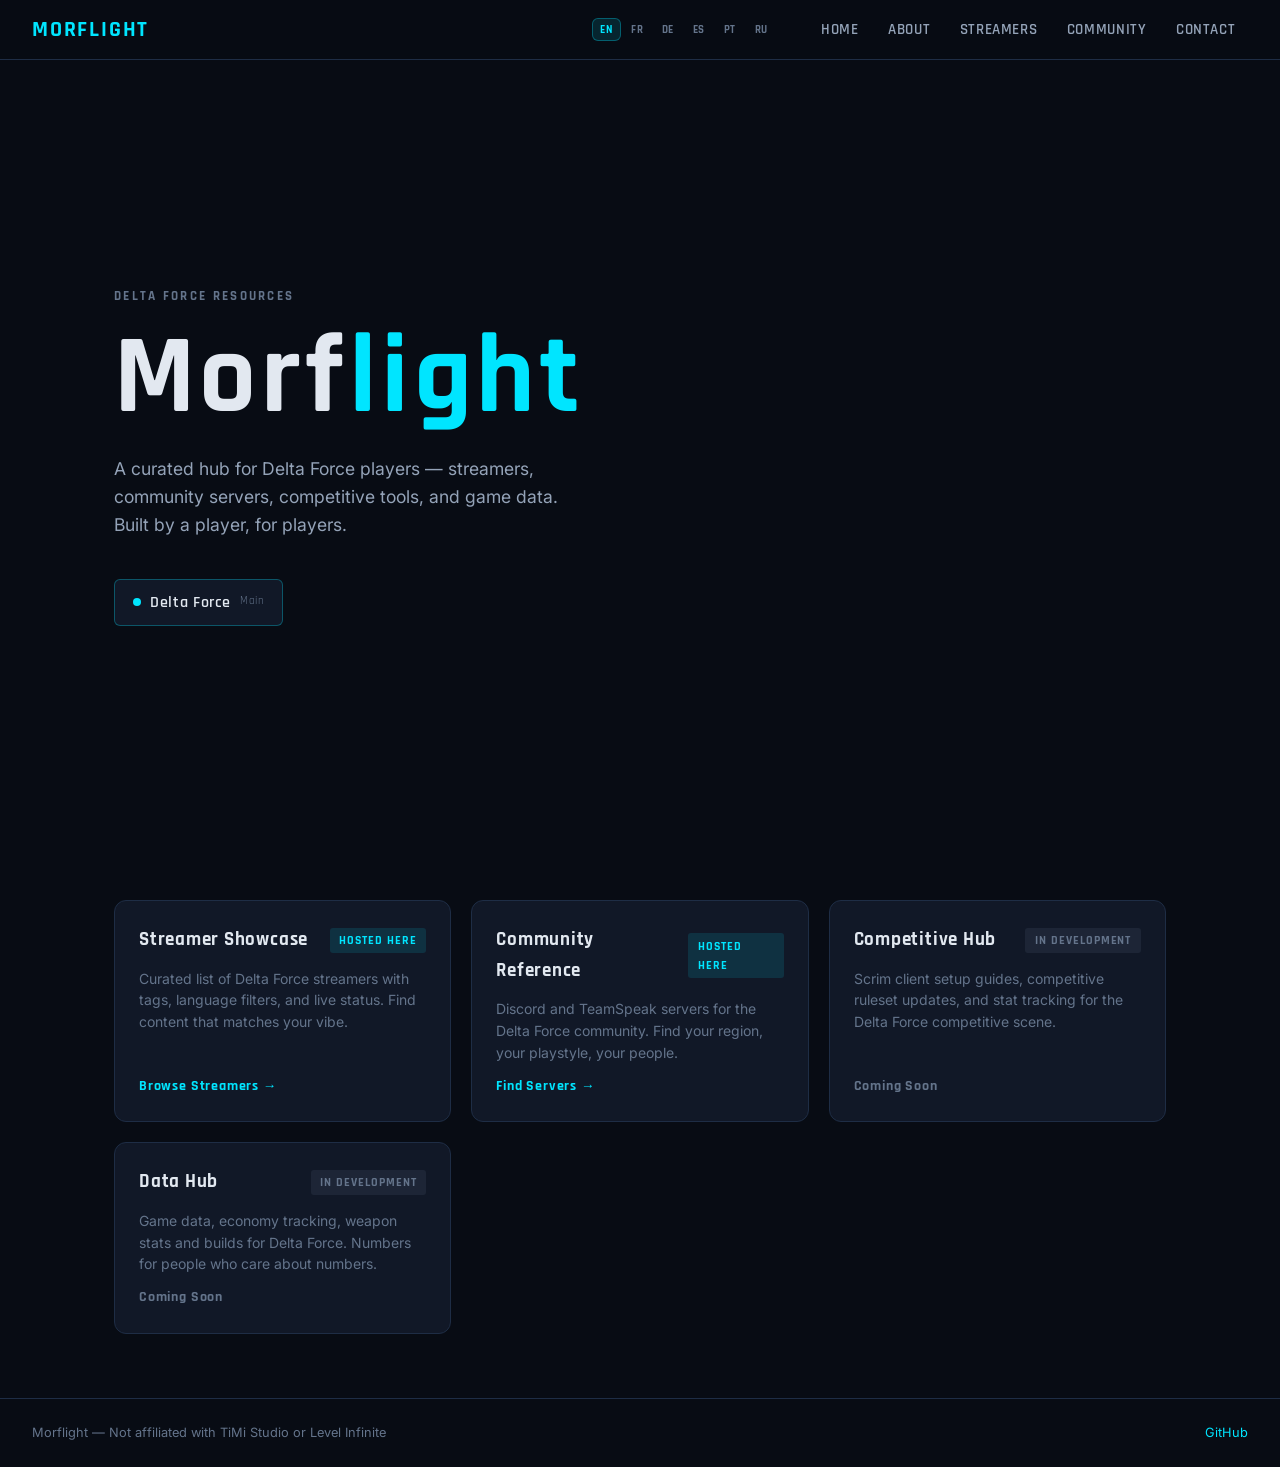
<file: index.html>
<!doctype html>
<html lang="en">
<head>
  <meta charset="utf-8">
  <meta name="viewport" content="width=device-width, initial-scale=1">
  <title>Morflight — Delta Force Resources Hub</title>
  <meta name="description" content="Morflight's Delta Force hub: streamers, community servers, competitive tools and data. Your starting point for the Delta Force scene.">
  <meta name="keywords" content="Delta Force, Delta Force streamers, Delta Force community, Delta Force competitive, Delta Force tools, Morflight">
  <meta name="author" content="Morflight">
  <link rel="canonical" href="https://morflight.github.io/">
  <meta property="og:type" content="website">
  <meta property="og:url" content="https://morflight.github.io/">
  <meta property="og:title" content="Morflight — Delta Force Resources Hub">
  <meta property="og:description" content="Streamers, community servers, competitive tools and data for Delta Force players.">
  <meta property="og:site_name" content="Morflight">
  <meta name="twitter:card" content="summary">
  <meta name="twitter:title" content="Morflight — Delta Force Resources Hub">
  <meta name="twitter:description" content="Streamers, community servers, competitive tools and data for Delta Force players.">
  <link rel="preconnect" href="https://fonts.googleapis.com">
  <link rel="preconnect" href="https://fonts.gstatic.com" crossorigin>
  <link href="https://fonts.googleapis.com/css2?family=Rajdhani:wght@600;700&family=Inter:wght@400;500&display=swap" rel="stylesheet">
  <link rel="stylesheet" href="assets/css/main.css">
</head>
<body>

  <nav class="nav">
    <a href="/" class="nav__logo">Morflight</a>
    <div class="lang-switcher">
      <button class="lang-btn active" data-lang="en">EN</button>
      <button class="lang-btn" data-lang="fr">FR</button>
      <button class="lang-btn" data-lang="de">DE</button>
      <button class="lang-btn" data-lang="es">ES</button>
      <button class="lang-btn" data-lang="pt">PT</button>
      <button class="lang-btn" data-lang="ru">RU</button>
    </div>
    <button class="nav__toggle" aria-label="Toggle menu">
      <span></span><span></span><span></span>
    </button>
    <ul class="nav__links">
      <li><a href="/" data-i18n="nav.home">Home</a></li>
      <li><a href="/about" data-i18n="nav.about">About</a></li>
      <li><a href="/streamers" data-i18n="nav.streamers">Streamers</a></li>
      <li><a href="/community" data-i18n="nav.community">Community</a></li>
      <li><a href="/contact" data-i18n="nav.contact">Contact</a></li>
    </ul>
  </nav>

  <section class="hero">
    <p class="hero__eyebrow" data-i18n="hero.eyebrow">Delta Force Resources</p>
    <h1 class="hero__title">Morf<span>light</span></h1>
    <p class="hero__sub" data-i18n="hero.subtitle">A curated hub for Delta Force players — streamers, community servers, competitive tools, and game data. Built by a player, for players.</p>
    <div class="hero__games">
      <div class="game-pill game-pill--df">
        <span class="game-pill__dot"></span>
        Delta Force
        <span class="game-pill__role" data-i18n="hero.role_main">Main</span>
      </div>
    </div>
  </section>

  <div class="projects-grid page">
    <a href="/streamers" class="project-card project-card--internal">
      <div class="project-card__header">
        <span class="project-card__title" data-i18n="projects.streamer_showcase.title">Streamer Showcase</span>
        <span class="badge badge--hosted" data-i18n="badges.hosted_here">Hosted Here</span>
      </div>
      <p class="project-card__desc" data-i18n="projects.streamer_showcase.desc">Curated list of Delta Force streamers with tags, language filters, and live status. Find content that matches your vibe.</p>
      <span class="project-card__cta" data-i18n="projects.streamer_showcase.cta">Browse Streamers →</span>
    </a>

    <a href="/community" class="project-card project-card--internal">
      <div class="project-card__header">
        <span class="project-card__title" data-i18n="projects.community_reference.title">Community Reference</span>
        <span class="badge badge--hosted" data-i18n="badges.hosted_here">Hosted Here</span>
      </div>
      <p class="project-card__desc" data-i18n="projects.community_reference.desc">Discord and TeamSpeak servers for the Delta Force community. Find your region, your playstyle, your people.</p>
      <span class="project-card__cta" data-i18n="projects.community_reference.cta">Find Servers →</span>
    </a>

    <a href="#" class="project-card project-card--external" target="_blank" rel="noopener">
      <div class="project-card__header">
        <span class="project-card__title" data-i18n="projects.competitive_hub.title">Competitive Hub</span>
        <span class="badge badge--soon" data-i18n="badges.in_development">In Development</span>
      </div>
      <p class="project-card__desc" data-i18n="projects.competitive_hub.desc">Scrim client setup guides, competitive ruleset updates, and stat tracking for the Delta Force competitive scene.</p>
      <span class="project-card__cta" data-i18n="projects.competitive_hub.cta">Coming Soon</span>
    </a>

    <a href="#" class="project-card project-card--external" target="_blank" rel="noopener">
      <div class="project-card__header">
        <span class="project-card__title" data-i18n="projects.data_hub.title">Data Hub</span>
        <span class="badge badge--soon" data-i18n="badges.in_development">In Development</span>
      </div>
      <p class="project-card__desc" data-i18n="projects.data_hub.desc">Game data, economy tracking, weapon stats and builds for Delta Force. Numbers for people who care about numbers.</p>
      <span class="project-card__cta" data-i18n="projects.data_hub.cta">Coming Soon</span>
    </a>
  </div>

  <footer class="footer">
    <span>Morflight &mdash; <span data-i18n="footer.disclaimer">Not affiliated with TiMi Studio or Level Infinite</span></span>
    <a href="https://github.com/morflight" target="_blank" rel="noopener" style="color:var(--df)">GitHub</a>
    <p class="footer__ai-note" data-i18n="footer.ai_translations" hidden></p>
  </footer>

  <script src="assets/js/i18n.js"></script>
  <script src="assets/js/main.js"></script>
</body>
</html>
</file>
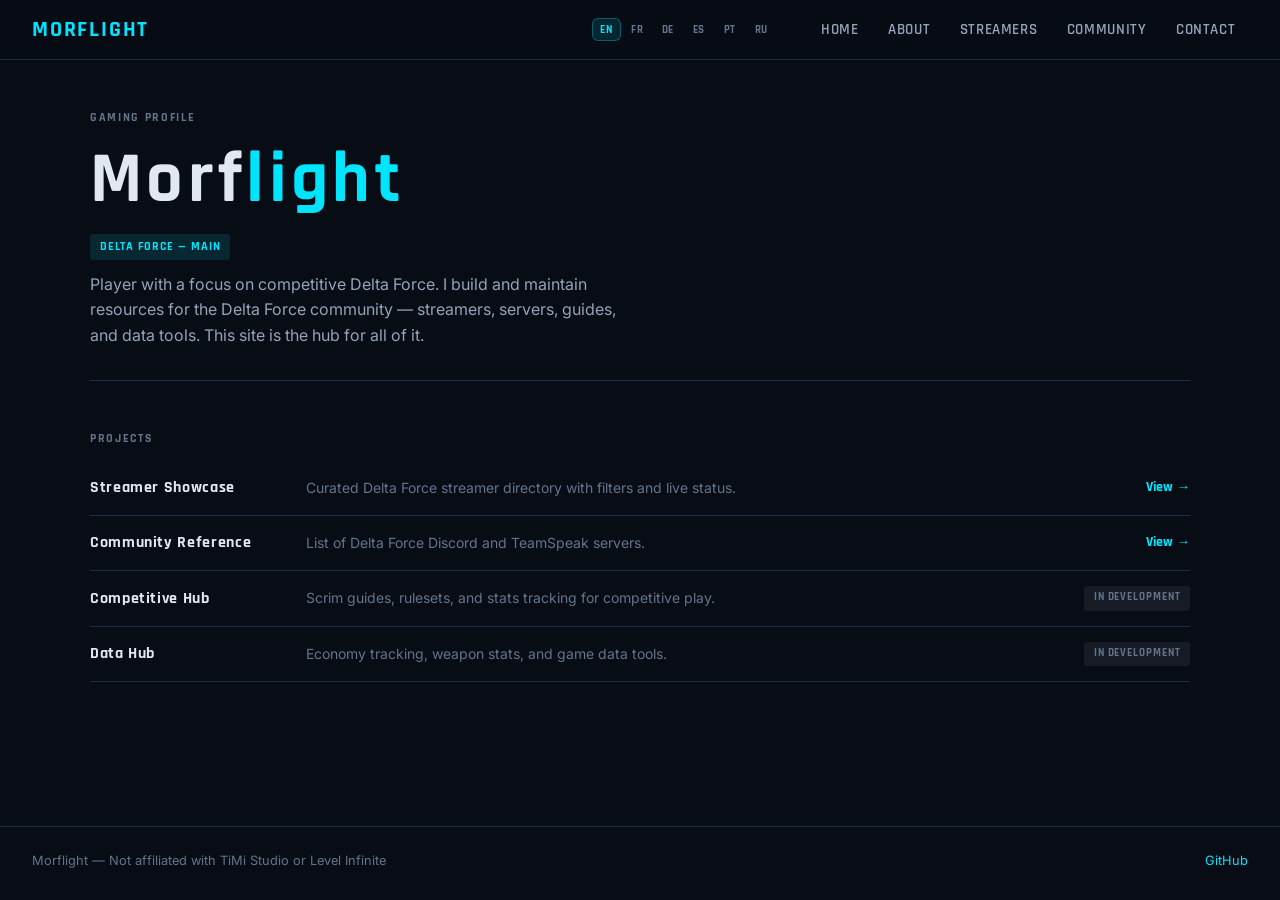
<file: about.html>
<!doctype html>
<html lang="en">
<head>
  <meta charset="utf-8">
  <meta name="viewport" content="width=device-width, initial-scale=1">
  <title>About Morflight — Delta Force Player</title>
  <meta name="description" content="Morflight is a Delta Force player building resources for the community: streamers, community servers, competitive tools and data.">
  <link rel="canonical" href="https://morflight.github.io/about.html">
  <meta property="og:type" content="profile">
  <meta property="og:url" content="https://morflight.github.io/about.html">
  <meta property="og:title" content="About Morflight — Delta Force Player">
  <meta property="og:description" content="Delta Force player building resources for the community.">
  <link rel="preconnect" href="https://fonts.googleapis.com">
  <link rel="preconnect" href="https://fonts.gstatic.com" crossorigin>
  <link href="https://fonts.googleapis.com/css2?family=Rajdhani:wght@600;700&family=Inter:wght@400;500&display=swap" rel="stylesheet">
  <link rel="stylesheet" href="assets/css/main.css">
</head>
<body>

  <nav class="nav">
    <a href="/" class="nav__logo">Morflight</a>
    <div class="lang-switcher">
      <button class="lang-btn active" data-lang="en">EN</button>
      <button class="lang-btn" data-lang="fr">FR</button>
      <button class="lang-btn" data-lang="de">DE</button>
      <button class="lang-btn" data-lang="es">ES</button>
      <button class="lang-btn" data-lang="pt">PT</button>
      <button class="lang-btn" data-lang="ru">RU</button>
    </div>
    <button class="nav__toggle" aria-label="Toggle menu">
      <span></span><span></span><span></span>
    </button>
    <ul class="nav__links">
      <li><a href="/" data-i18n="nav.home">Home</a></li>
      <li><a href="/about" data-i18n="nav.about">About</a></li>
      <li><a href="/streamers" data-i18n="nav.streamers">Streamers</a></li>
      <li><a href="/community" data-i18n="nav.community">Community</a></li>
      <li><a href="/contact" data-i18n="nav.contact">Contact</a></li>
    </ul>
  </nav>

  <main class="page about-page">

    <header class="profile-header">
      <p class="section-label" data-i18n="about.label">Gaming Profile</p>
      <h1 class="profile-header__ign">Morf<span>light</span></h1>
      <div class="profile-header__games">
        <span class="badge badge--df">Delta Force — Main</span>
      </div>
      <p class="profile-header__bio" data-i18n="about.bio">
        Player with a focus on competitive Delta Force. I build and maintain resources for the Delta Force community — streamers, servers, guides, and data tools. This site is the hub for all of it.
      </p>
    </header>

    <p class="section-label" data-i18n="about.projects_label">Projects</p>
    <ul class="about-projects">
      <li>
        <span class="about-projects__name" data-i18n="projects.streamer_showcase.title">Streamer Showcase</span>
        <span class="about-projects__desc" data-i18n="about.streamer_showcase_desc">Curated Delta Force streamer directory with filters and live status.</span>
        <a href="/streamers" class="about-projects__link" data-i18n="about.view">View →</a>
      </li>
      <li>
        <span class="about-projects__name" data-i18n="projects.community_reference.title">Community Reference</span>
        <span class="about-projects__desc" data-i18n="about.community_reference_desc">List of Delta Force Discord and TeamSpeak servers.</span>
        <a href="/community" class="about-projects__link" data-i18n="about.view">View →</a>
      </li>
      <li>
        <span class="about-projects__name" data-i18n="projects.competitive_hub.title">Competitive Hub</span>
        <span class="about-projects__desc" data-i18n="about.competitive_hub_desc">Scrim guides, rulesets, and stats tracking for competitive play.</span>
        <span class="badge badge--soon" style="font-size:0.7rem" data-i18n="badges.in_development">In Development</span>
      </li>
      <li>
        <span class="about-projects__name" data-i18n="projects.data_hub.title">Data Hub</span>
        <span class="about-projects__desc" data-i18n="about.data_hub_desc">Economy tracking, weapon stats, and game data tools.</span>
        <span class="badge badge--soon" style="font-size:0.7rem" data-i18n="badges.in_development">In Development</span>
      </li>
    </ul>

  </main>

  <footer class="footer">
    <span>Morflight &mdash; <span data-i18n="footer.disclaimer">Not affiliated with TiMi Studio or Level Infinite</span></span>
    <a href="https://github.com/morflight" target="_blank" rel="noopener" style="color:var(--df)">GitHub</a>
    <p class="footer__ai-note" data-i18n="footer.ai_translations" hidden></p>
  </footer>

  <script src="assets/js/i18n.js"></script>
  <script src="assets/js/main.js"></script>
</body>
</html>
</file>
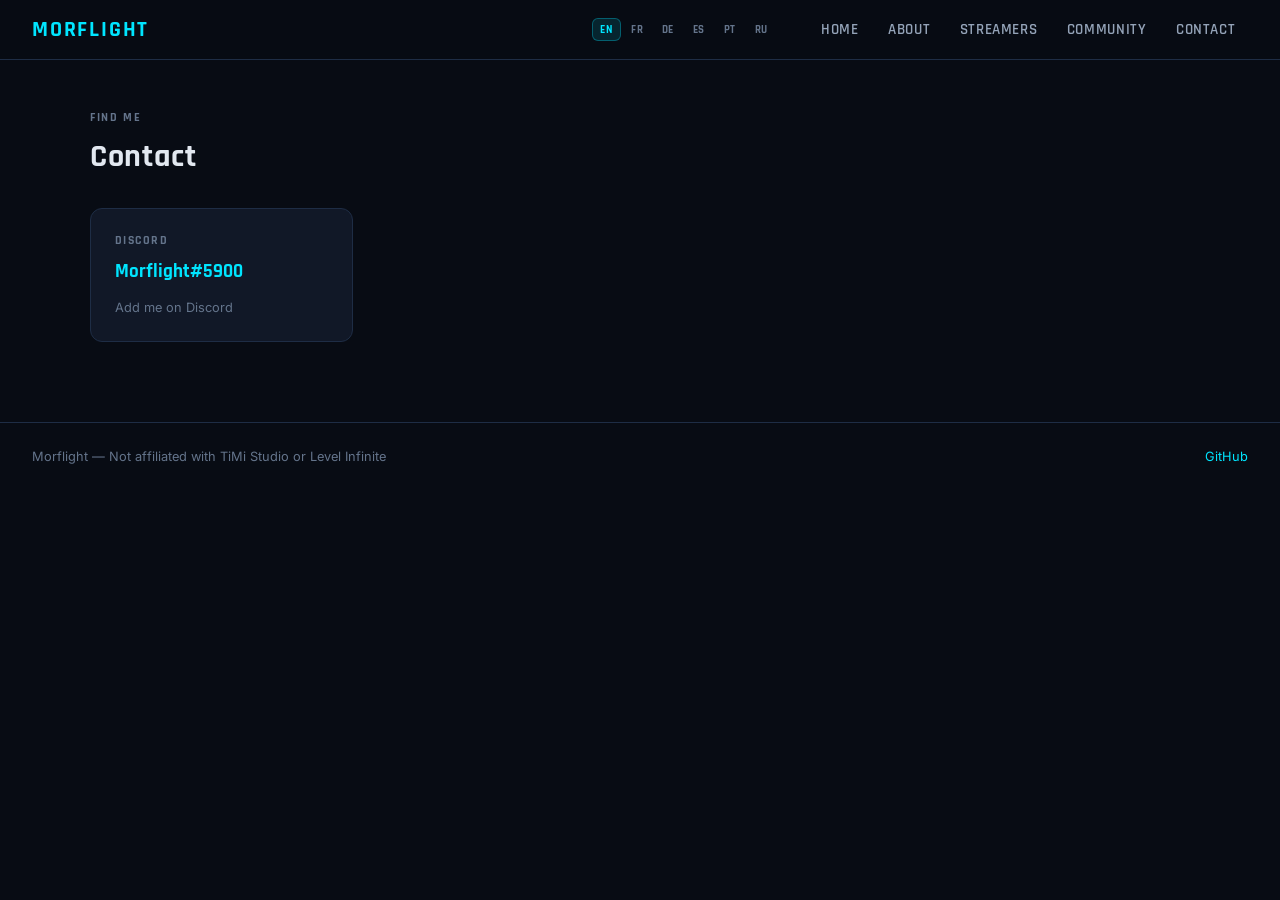
<file: contact.html>
<!doctype html>
<html lang="en">
<head>
  <meta charset="utf-8">
  <meta name="viewport" content="width=device-width, initial-scale=1">
  <title>Contact Morflight</title>
  <meta name="description" content="Find Morflight on Discord.">
  <link rel="canonical" href="https://morflight.github.io/contact.html">
  <meta property="og:type" content="website">
  <meta property="og:url" content="https://morflight.github.io/contact.html">
  <meta property="og:title" content="Contact Morflight">
  <meta property="og:description" content="Find Morflight on Discord.">
  <link rel="preconnect" href="https://fonts.googleapis.com">
  <link rel="preconnect" href="https://fonts.gstatic.com" crossorigin>
  <link href="https://fonts.googleapis.com/css2?family=Rajdhani:wght@600;700&family=Inter:wght@400;500&display=swap" rel="stylesheet">
  <link rel="stylesheet" href="assets/css/main.css">
</head>
<body>

  <nav class="nav">
    <a href="/" class="nav__logo">Morflight</a>
    <div class="lang-switcher">
      <button class="lang-btn active" data-lang="en">EN</button>
      <button class="lang-btn" data-lang="fr">FR</button>
      <button class="lang-btn" data-lang="de">DE</button>
      <button class="lang-btn" data-lang="es">ES</button>
      <button class="lang-btn" data-lang="pt">PT</button>
      <button class="lang-btn" data-lang="ru">RU</button>
    </div>
    <button class="nav__toggle" aria-label="Toggle menu">
      <span></span><span></span><span></span>
    </button>
    <ul class="nav__links">
      <li><a href="/" data-i18n="nav.home">Home</a></li>
      <li><a href="/about" data-i18n="nav.about">About</a></li>
      <li><a href="/streamers" data-i18n="nav.streamers">Streamers</a></li>
      <li><a href="/community" data-i18n="nav.community">Community</a></li>
      <li><a href="/contact" data-i18n="nav.contact">Contact</a></li>
    </ul>
  </nav>

  <main class="page contact-page">

    <header class="section-header">
      <p class="section-label" data-i18n="contact.label">Find Me</p>
      <h1 class="section-title" data-i18n="contact.title">Contact</h1>
    </header>

    <div class="contact-grid">
      <div class="contact-card">
        <span class="contact-card__platform">Discord</span>
        <span class="contact-card__handle">Morflight#5900</span>
        <span class="contact-card__desc" data-i18n="contact.discord_desc">Add me on Discord</span>
      </div>
    </div>

  </main>

  <footer class="footer">
    <span>Morflight &mdash; <span data-i18n="footer.disclaimer">Not affiliated with TiMi Studio or Level Infinite</span></span>
    <a href="https://github.com/morflight" target="_blank" rel="noopener" style="color:var(--df)">GitHub</a>
    <p class="footer__ai-note" data-i18n="footer.ai_translations" hidden></p>
  </footer>

  <script src="assets/js/i18n.js"></script>
  <script src="assets/js/main.js"></script>
</body>
</html>
</file>
<file: assets/css/main.css>
/* ============================================================
   CSS Variables
   ============================================================ */
:root {
  --bg:          #080c14;
  --surface:     #111827;
  --surface-alt: #1a2235;
  --border:      #1e2d45;

  --df:          #00e5ff;   /* Delta Force accent */
  --df-dim:      rgba(0, 229, 255, 0.12);
  --text:        #e2e8f0;
  --text-muted:  #64748b;
  --text-dim:    #94a3b8;

  --font-head:   'Rajdhani', sans-serif;
  --font-body:   'Inter', sans-serif;

  --radius:      6px;
  --radius-lg:   12px;
  --nav-h:       60px;
}

/* ============================================================
   Reset & Base
   ============================================================ */
*, *::before, *::after { box-sizing: border-box; margin: 0; padding: 0; }

html { scroll-behavior: smooth; }

body {
  background: var(--bg);
  color: var(--text);
  font-family: var(--font-body);
  font-size: 16px;
  line-height: 1.6;
  min-height: 100vh;
}

a { color: inherit; text-decoration: none; }

img { display: block; max-width: 100%; }

ul { list-style: none; }

/* ============================================================
   Typography
   ============================================================ */
h1, h2, h3, h4 {
  font-family: var(--font-head);
  font-weight: 700;
  line-height: 1.15;
  letter-spacing: 0.02em;
}

/* ============================================================
   Navigation
   ============================================================ */
.nav {
  position: sticky;
  top: 0;
  z-index: 100;
  height: var(--nav-h);
  background: rgba(8, 12, 20, 0.92);
  backdrop-filter: blur(12px);
  border-bottom: 1px solid var(--border);
  display: flex;
  align-items: center;
  padding: 0 2rem;
  gap: 2rem;
}

.nav__logo {
  font-family: var(--font-head);
  font-size: 1.4rem;
  font-weight: 700;
  letter-spacing: 0.08em;
  color: var(--df);
  text-transform: uppercase;
}

.nav__links {
  display: flex;
  gap: 0.25rem;
}

.nav__links a {
  font-family: var(--font-head);
  font-size: 0.95rem;
  font-weight: 600;
  letter-spacing: 0.04em;
  text-transform: uppercase;
  color: var(--text-dim);
  padding: 0.4rem 0.8rem;
  border-radius: var(--radius);
  transition: color 0.2s, background 0.2s;
}

.nav__links a:hover,
.nav__links a.active {
  color: var(--text);
  background: var(--surface-alt);
}

/* Language switcher */
.lang-switcher {
  display: flex;
  gap: 2px;
  margin-left: auto;
}

.lang-btn {
  background: none;
  border: 1px solid transparent;
  border-radius: var(--radius);
  color: var(--text-muted);
  cursor: pointer;
  font-family: var(--font-head);
  font-size: 0.7rem;
  font-weight: 700;
  letter-spacing: 0.07em;
  padding: 0.22rem 0.45rem;
  transition: color 0.2s, border-color 0.2s, background 0.2s;
}
.lang-btn:hover { color: var(--text); background: var(--surface-alt); }
.lang-btn.active { color: var(--df); border-color: rgba(0,229,255,0.3); background: var(--df-dim); }

/* Hamburger */
.nav__toggle {
  display: none;
  flex-direction: column;
  gap: 5px;
  cursor: pointer;
  padding: 4px;
}
.nav__toggle span {
  display: block;
  width: 22px;
  height: 2px;
  background: var(--text);
  border-radius: 2px;
  transition: transform 0.3s, opacity 0.3s;
}
.nav__toggle.open span:nth-child(1) { transform: translateY(7px) rotate(45deg); }
.nav__toggle.open span:nth-child(2) { opacity: 0; }
.nav__toggle.open span:nth-child(3) { transform: translateY(-7px) rotate(-45deg); }

@media (max-width: 640px) {
  .nav__toggle { display: flex; }
  .nav__links {
    display: none;
    position: absolute;
    top: var(--nav-h);
    left: 0; right: 0;
    background: rgba(8, 12, 20, 0.97);
    border-bottom: 1px solid var(--border);
    flex-direction: column;
    padding: 1rem 2rem;
    gap: 0.25rem;
  }
  .nav__links.open { display: flex; }
}

/* ============================================================
   Page wrapper
   ============================================================ */
.page { max-width: 1100px; margin: 0 auto; padding: 0 1.5rem; }

/* ============================================================
   Accent divider
   ============================================================ */
.section-label {
  font-family: var(--font-head);
  font-size: 0.75rem;
  font-weight: 700;
  letter-spacing: 0.14em;
  text-transform: uppercase;
  color: var(--text-muted);
  margin-bottom: 0.75rem;
}

.section-title {
  font-family: var(--font-head);
  font-size: 2rem;
  font-weight: 700;
  margin-bottom: 2rem;
}

/* ============================================================
   Game badge (inline pill)
   ============================================================ */
.badge {
  display: inline-block;
  font-family: var(--font-head);
  font-size: 0.75rem;
  font-weight: 700;
  letter-spacing: 0.08em;
  text-transform: uppercase;
  padding: 0.2rem 0.6rem;
  border-radius: 3px;
}
.badge--df  { background: var(--df-dim);  color: var(--df);  }

/* ============================================================
   INDEX — Hero
   ============================================================ */
.hero {
  min-height: calc(100vh - var(--nav-h));
  display: flex;
  flex-direction: column;
  justify-content: center;
  padding: 4rem 1.5rem;
  max-width: 1100px;
  margin: 0 auto;
}

.hero__eyebrow {
  font-family: var(--font-head);
  font-size: 0.8rem;
  font-weight: 700;
  letter-spacing: 0.18em;
  text-transform: uppercase;
  color: var(--text-muted);
  margin-bottom: 1rem;
}

.hero__title {
  font-size: clamp(3.5rem, 10vw, 7rem);
  font-weight: 700;
  letter-spacing: 0.04em;
  line-height: 1;
  color: var(--text);
  margin-bottom: 1.25rem;
}

.hero__title span {
  color: var(--df);
}

.hero__sub {
  font-size: 1.1rem;
  color: var(--text-dim);
  max-width: 480px;
  margin-bottom: 2.5rem;
}

.hero__games {
  display: flex;
  flex-wrap: wrap;
  gap: 1rem;
  margin-bottom: 3rem;
}

.game-pill {
  display: flex;
  align-items: center;
  gap: 0.6rem;
  padding: 0.6rem 1.1rem;
  border-radius: var(--radius);
  border: 1px solid var(--border);
  background: var(--surface);
  font-family: var(--font-head);
  font-size: 1rem;
  font-weight: 600;
  letter-spacing: 0.04em;
  transition: border-color 0.2s, background 0.2s;
}
.game-pill--df  { border-color: rgba(0,229,255,0.3); }
.game-pill--df:hover  { background: var(--df-dim);  border-color: var(--df); }

.game-pill__dot {
  width: 8px; height: 8px;
  border-radius: 50%;
}
.game-pill--df  .game-pill__dot { background: var(--df); }

.game-pill__role {
  font-size: 0.7rem;
  font-weight: 400;
  color: var(--text-muted);
  letter-spacing: 0.06em;
}

/* Nav cards grid */
.nav-cards {
  display: grid;
  grid-template-columns: repeat(auto-fit, minmax(200px, 1fr));
  gap: 1rem;
  max-width: 1100px;
  margin: 0 auto;
  padding: 0 1.5rem 4rem;
}

.nav-card {
  display: flex;
  flex-direction: column;
  gap: 0.4rem;
  padding: 1.4rem 1.5rem;
  border-radius: var(--radius-lg);
  border: 1px solid var(--border);
  background: var(--surface);
  transition: border-color 0.2s, background 0.2s, transform 0.2s;
  cursor: pointer;
}
.nav-card:hover {
  transform: translateY(-3px);
  background: var(--surface-alt);
  border-color: var(--df);
}

.nav-card__title {
  font-family: var(--font-head);
  font-size: 1.2rem;
  font-weight: 700;
  letter-spacing: 0.04em;
  color: var(--text);
}
.nav-card__desc {
  font-size: 0.875rem;
  color: var(--text-muted);
}

/* ============================================================
   ABOUT — Page layout
   ============================================================ */
.about-page { padding: 3rem 0 5rem; }

.profile-header {
  margin-bottom: 3rem;
  padding-bottom: 2rem;
  border-bottom: 1px solid var(--border);
}

.profile-header__ign {
  font-size: clamp(2.5rem, 6vw, 4.5rem);
  font-weight: 700;
  letter-spacing: 0.06em;
  color: var(--text);
  margin-bottom: 0.5rem;
}
.profile-header__ign span { color: var(--df); }

.profile-header__bio {
  color: var(--text-dim);
  max-width: 540px;
  margin-top: 0.75rem;
}

/* Stat blocks */
.stats-grid {
  display: grid;
  grid-template-columns: repeat(auto-fit, minmax(300px, 1fr));
  gap: 1.5rem;
  margin-bottom: 3rem;
}

.stat-block {
  border-radius: var(--radius-lg);
  border: 1px solid var(--border);
  background: var(--surface);
  overflow: hidden;
}

.stat-block__header {
  padding: 1rem 1.5rem;
  display: flex;
  align-items: center;
  justify-content: space-between;
  border-bottom: 1px solid var(--border);
}

.stat-block--df  .stat-block__header { background: var(--df-dim); }

.stat-block__game {
  font-family: var(--font-head);
  font-size: 1.1rem;
  font-weight: 700;
  letter-spacing: 0.04em;
}
.stat-block--df  .stat-block__game { color: var(--df); }

.stat-block__rows { padding: 0.5rem 0; }

.stat-row {
  display: flex;
  justify-content: space-between;
  align-items: center;
  padding: 0.65rem 1.5rem;
  border-bottom: 1px solid var(--border);
}
.stat-row:last-child { border-bottom: none; }

.stat-row__label {
  font-size: 0.875rem;
  color: var(--text-muted);
  font-weight: 500;
}
.stat-row__value {
  font-family: var(--font-head);
  font-size: 1.05rem;
  font-weight: 700;
  color: var(--text);
}
.stat-block--df  .stat-row__value { color: var(--df); }

/* ============================================================
   STREAMERS — Page layout
   ============================================================ */
.streamers-page { padding: 3rem 0 5rem; }

.streamers-grid {
  display: grid;
  grid-template-columns: repeat(auto-fill, minmax(260px, 1fr));
  gap: 1.25rem;
}

.streamer-card {
  border-radius: var(--radius-lg);
  border: 1px solid var(--border);
  background: var(--surface);
  padding: 1.5rem;
  display: flex;
  flex-direction: column;
  gap: 0.75rem;
  transition: border-color 0.2s, transform 0.2s, background 0.2s;
}
.streamer-card:hover {
  transform: translateY(-3px);
  background: var(--surface-alt);
}
.streamer-card--df:hover  { border-color: var(--df); }

.streamer-card__name {
  font-family: var(--font-head);
  font-size: 1.3rem;
  font-weight: 700;
  letter-spacing: 0.04em;
}

.streamer-card__note {
  font-size: 0.875rem;
  color: var(--text-muted);
  flex: 1;
}

.streamer-card__footer {
  display: flex;
  align-items: center;
  justify-content: space-between;
  margin-top: 0.25rem;
}

.btn-watch {
  font-family: var(--font-head);
  font-size: 0.85rem;
  font-weight: 700;
  letter-spacing: 0.06em;
  text-transform: uppercase;
  padding: 0.4rem 0.9rem;
  border-radius: var(--radius);
  border: 1px solid;
  transition: background 0.2s, color 0.2s;
  cursor: pointer;
}
.streamer-card--df  .btn-watch { border-color: var(--df);  color: var(--df); }
.streamer-card--df  .btn-watch:hover { background: var(--df);  color: var(--bg); }

/* ============================================================
   CONTACT — Page layout
   ============================================================ */
.contact-page { padding: 3rem 0 5rem; }

.contact-grid {
  display: grid;
  grid-template-columns: repeat(auto-fill, minmax(240px, 1fr));
  gap: 1rem;
}

.contact-card {
  border-radius: var(--radius-lg);
  border: 1px solid var(--border);
  background: var(--surface);
  padding: 1.4rem 1.5rem;
  display: flex;
  flex-direction: column;
  gap: 0.4rem;
  transition: border-color 0.2s, background 0.2s, transform 0.2s;
}
.contact-card:hover {
  transform: translateY(-3px);
  background: var(--surface-alt);
  border-color: var(--df);
}

.contact-card__platform {
  font-family: var(--font-head);
  font-size: 0.75rem;
  font-weight: 700;
  letter-spacing: 0.12em;
  text-transform: uppercase;
  color: var(--text-muted);
}
.contact-card__handle {
  font-family: var(--font-head);
  font-size: 1.2rem;
  font-weight: 700;
  color: var(--df);
}
.contact-card__desc {
  font-size: 0.8rem;
  color: var(--text-muted);
  margin-top: 0.25rem;
}

/* ============================================================
   Project cards (index page)
   ============================================================ */
.projects-grid {
  display: grid;
  grid-template-columns: repeat(auto-fit, minmax(280px, 1fr));
  gap: 1.25rem;
  padding-bottom: 4rem;
}

.project-card {
  display: flex;
  flex-direction: column;
  gap: 0.75rem;
  padding: 1.5rem;
  border-radius: var(--radius-lg);
  border: 1px solid var(--border);
  background: var(--surface);
  transition: border-color 0.2s, background 0.2s, transform 0.2s;
  cursor: pointer;
}
.project-card:hover {
  transform: translateY(-3px);
  background: var(--surface-alt);
  border-color: var(--df);
}

.project-card__header {
  display: flex;
  align-items: center;
  justify-content: space-between;
  gap: 0.5rem;
}

.project-card__title {
  font-family: var(--font-head);
  font-size: 1.2rem;
  font-weight: 700;
  letter-spacing: 0.04em;
  color: var(--text);
}

.project-card__desc {
  font-size: 0.875rem;
  color: var(--text-muted);
  flex: 1;
  line-height: 1.55;
}

.project-card__cta {
  font-family: var(--font-head);
  font-size: 0.85rem;
  font-weight: 700;
  letter-spacing: 0.06em;
  color: var(--df);
}

.project-card--external .project-card__cta { color: var(--text-muted); }

/* Status badges */
.badge--hosted { background: var(--df-dim);          color: var(--df); }
.badge--soon   { background: rgba(100,116,139,0.15); color: var(--text-muted); }
.badge--platform.badge--discord   { background: rgba(88,101,242,0.15); color: #818cf8; }
.badge--platform.badge--teamspeak { background: rgba(249,115,22,0.12); color: #f97316; }

/* ============================================================
   Section header (shared across pages)
   ============================================================ */
.section-header {
  margin-bottom: 2rem;
}
.section-intro {
  color: var(--text-dim);
  max-width: 560px;
  margin-top: 0.5rem;
}

/* ============================================================
   Filter bar
   ============================================================ */
.filter-bar {
  display: flex;
  flex-wrap: wrap;
  align-items: center;
  gap: 0.75rem;
  margin-bottom: 1.25rem;
}

.filter-search {
  background: var(--surface);
  border: 1px solid var(--border);
  border-radius: var(--radius);
  color: var(--text);
  font-family: var(--font-body);
  font-size: 0.875rem;
  padding: 0.45rem 0.85rem;
  width: 200px;
  transition: border-color 0.2s;
}
.filter-search::placeholder { color: var(--text-muted); }
.filter-search:focus { outline: none; border-color: var(--df); }

.filter-tags {
  display: flex;
  flex-wrap: wrap;
  gap: 0.4rem;
}

.tag-btn {
  background: var(--surface);
  border: 1px solid var(--border);
  border-radius: 20px;
  color: var(--text-muted);
  cursor: pointer;
  font-family: var(--font-head);
  font-size: 0.8rem;
  font-weight: 700;
  letter-spacing: 0.06em;
  padding: 0.3rem 0.75rem;
  text-transform: uppercase;
  transition: border-color 0.2s, color 0.2s, background 0.2s;
}
.tag-btn:hover { border-color: var(--df); color: var(--text); }
.tag-btn.active { background: var(--df-dim); border-color: var(--df); color: var(--df); }

.filter-select {
  background: var(--surface);
  border: 1px solid var(--border);
  border-radius: var(--radius);
  color: var(--text);
  font-family: var(--font-body);
  font-size: 0.875rem;
  padding: 0.45rem 0.85rem;
  cursor: pointer;
  transition: border-color 0.2s;
}
.filter-select:focus { outline: none; border-color: var(--df); }

.filter-count {
  font-size: 0.8rem;
  color: var(--text-muted);
  margin-bottom: 1.25rem;
}

.empty-state {
  color: var(--text-muted);
  padding: 2rem 0;
  text-align: center;
}

/* ============================================================
   Tag pill (inside cards)
   ============================================================ */
.tag-pill {
  display: inline-block;
  font-family: var(--font-head);
  font-size: 0.7rem;
  font-weight: 700;
  letter-spacing: 0.07em;
  text-transform: uppercase;
  padding: 0.18rem 0.55rem;
  border-radius: 3px;
  background: var(--surface-alt);
  color: var(--text-muted);
  border: 1px solid var(--border);
}

/* Tag colors — one per tag slug */
.tag-pill[data-tag="cam-on"]        { background: rgba( 74,222,128,0.12); color: #4ade80; border-color: rgba( 74,222,128,0.3); }
.tag-pill[data-tag="no-cam"]        { background: rgba(100,116,139,0.15); color: #94a3b8; border-color: rgba(100,116,139,0.3); }
.tag-pill[data-tag="tryharder"]     { background: rgba(248,113,113,0.12); color: #f87171; border-color: rgba(248,113,113,0.3); }
.tag-pill[data-tag="entertainer"]   { background: rgba(192,132,252,0.12); color: #c084fc; border-color: rgba(192,132,252,0.3); }
.tag-pill[data-tag="casual-player"] { background: rgba( 96,165,250,0.12); color: #60a5fa; border-color: rgba( 96,165,250,0.3); }
.tag-pill[data-tag="operation"]     { background: rgba(  0,229,255,0.12); color: var(--df); border-color: rgba(0,229,255,0.3);  }
.tag-pill[data-tag="warfare"]       { background: rgba(249,115, 22,0.12); color: #f97316; border-color: rgba(249,115,22,0.3); }
.tag-pill[data-tag="top-player"]    { background: rgba(250,204, 21,0.12); color: #facc15; border-color: rgba(250,204, 21,0.3); }
.tag-pill[data-tag="sineva"]        { background: rgba( 34,211,238,0.12); color: #22d3ee; border-color: rgba( 34,211,238,0.3); }
.tag-pill[data-tag="girl"]          { background: rgba(244,114,182,0.12); color: #f472b6; border-color: rgba(244,114,182,0.3); }

/* ============================================================
   Streamer cards (new version)
   ============================================================ */
.streamers-grid {
  display: grid;
  grid-template-columns: repeat(auto-fill, minmax(280px, 1fr));
  gap: 1.25rem;
  padding-bottom: 4rem;
}

.streamer-card {
  border-radius: var(--radius-lg);
  border: 1px solid var(--border);
  background: var(--surface);
  padding: 1.25rem 1.4rem;
  display: flex;
  flex-direction: column;
  gap: 0.75rem;
  transition: border-color 0.2s, transform 0.2s, background 0.2s;
}
.streamer-card:hover {
  transform: translateY(-3px);
  background: var(--surface-alt);
  border-color: var(--df);
}

.streamer-card__header {
  display: flex;
  align-items: center;
  gap: 0.9rem;
}

.streamer-card__avatar {
  width: 56px;
  height: 56px;
  border-radius: 50%;
  object-fit: cover;
  border: 2px solid var(--border);
  flex-shrink: 0;
}

.streamer-card__avatar--placeholder {
  display: flex;
  align-items: center;
  justify-content: center;
  background: var(--surface-alt);
  color: var(--text-muted);
  font-family: var(--font-head);
  font-size: 1.3rem;
  font-weight: 700;
  border: 2px solid var(--border);
  flex-shrink: 0;
}

.streamer-card__identity {
  flex: 1;
  min-width: 0;
}

.streamer-card__top {
  display: flex;
  align-items: center;
  gap: 0.5rem;
  flex-wrap: wrap;
  margin-bottom: 0.35rem;
}

.streamer-card__name {
  font-family: var(--font-head);
  font-size: 1.2rem;
  font-weight: 700;
  letter-spacing: 0.04em;
  flex: 1;
}

.streamer-card__lang {
  font-family: var(--font-head);
  font-size: 0.7rem;
  font-weight: 700;
  letter-spacing: 0.1em;
  color: var(--text-muted);
  padding: 0.15rem 0.5rem;
  border: 1px solid var(--border);
  border-radius: 3px;
}

.streamer-card__note {
  font-size: 0.875rem;
  color: var(--text-muted);
  line-height: 1.55;
  flex: 1;
}

.streamer-card__tags {
  display: flex;
  flex-wrap: wrap;
  gap: 0.35rem;
}

.streamer-card__footer {
  display: flex;
  gap: 0.5rem;
  margin-top: 0.25rem;
}

/* Live badge */
.live-badge {
  display: inline-flex;
  align-items: center;
  gap: 0.35rem;
  font-family: var(--font-head);
  font-size: 0.7rem;
  font-weight: 700;
  letter-spacing: 0.1em;
  color: #f87171;
  background: rgba(248, 113, 113, 0.12);
  border: 1px solid rgba(248, 113, 113, 0.3);
  border-radius: 3px;
  padding: 0.15rem 0.5rem;
}
.live-dot {
  width: 6px; height: 6px;
  border-radius: 50%;
  background: #f87171;
  animation: pulse 1.4s ease-in-out infinite;
}
@keyframes pulse {
  0%, 100% { opacity: 1; }
  50%       { opacity: 0.3; }
}

/* Platform buttons */
.btn-platform {
  font-family: var(--font-head);
  font-size: 0.8rem;
  font-weight: 700;
  letter-spacing: 0.06em;
  text-transform: uppercase;
  padding: 0.35rem 0.8rem;
  border-radius: var(--radius);
  border: 1px solid;
  transition: background 0.2s, color 0.2s;
}
.btn-twitch  { border-color: #9147ff; color: #9147ff; }
.btn-twitch:hover  { background: #9147ff; color: #fff; }
.btn-youtube { border-color: #ff0000; color: #ff0000; }
.btn-youtube:hover { background: #ff0000; color: #fff; }

/* ============================================================
   Community cards
   ============================================================ */
.community-grid {
  display: grid;
  grid-template-columns: repeat(auto-fill, minmax(300px, 1fr));
  gap: 1.25rem;
  padding-bottom: 4rem;
}

.community-card {
  border-radius: var(--radius-lg);
  border: 1px solid var(--border);
  background: var(--surface);
  padding: 1.25rem 1.4rem;
  display: flex;
  flex-direction: column;
  gap: 0.75rem;
  transition: border-color 0.2s, transform 0.2s, background 0.2s;
}
.community-card:hover {
  transform: translateY(-3px);
  background: var(--surface-alt);
  border-color: var(--df);
}

.community-card__header {
  display: flex;
  align-items: center;
  gap: 0.85rem;
}

.community-card__icon {
  width: 48px;
  height: 48px;
  border-radius: var(--radius);
  object-fit: cover;
  border: 1px solid var(--border);
  flex-shrink: 0;
}

.community-card__icon--placeholder {
  display: flex;
  align-items: center;
  justify-content: center;
  background: var(--surface-alt);
  color: var(--text-muted);
  font-family: var(--font-head);
  font-size: 1.2rem;
  font-weight: 700;
}

.community-card__identity {
  flex: 1;
  min-width: 0;
}

.community-card__top {
  display: flex;
  align-items: center;
  justify-content: space-between;
  gap: 0.5rem;
  flex-wrap: wrap;
}

.community-card__name {
  font-family: var(--font-head);
  font-size: 1.1rem;
  font-weight: 700;
  letter-spacing: 0.04em;
}

.community-card__desc {
  font-size: 0.875rem;
  color: var(--text-muted);
  line-height: 1.55;
  flex: 1;
}

.community-card__tags {
  display: flex;
  flex-wrap: wrap;
  gap: 0.35rem;
}

.community-card__footer {
  margin-top: 0.25rem;
}

.btn-join {
  font-family: var(--font-head);
  font-size: 0.85rem;
  font-weight: 700;
  letter-spacing: 0.06em;
  color: var(--df);
  border: 1px solid var(--df);
  border-radius: var(--radius);
  padding: 0.35rem 0.85rem;
  display: inline-block;
  transition: background 0.2s, color 0.2s;
}
.btn-join:hover { background: var(--df); color: var(--bg); }

/* ============================================================
   About page — project list
   ============================================================ */
.about-projects {
  display: flex;
  flex-direction: column;
  gap: 0;
  margin-bottom: 4rem;
}
.about-projects li {
  display: flex;
  align-items: center;
  gap: 1rem;
  padding: 0.9rem 0;
  border-bottom: 1px solid var(--border);
  flex-wrap: wrap;
}
.about-projects__name {
  font-family: var(--font-head);
  font-size: 1rem;
  font-weight: 700;
  letter-spacing: 0.04em;
  min-width: 200px;
}
.about-projects__desc {
  font-size: 0.875rem;
  color: var(--text-muted);
  flex: 1;
}
.about-projects__link {
  font-family: var(--font-head);
  font-size: 0.85rem;
  font-weight: 700;
  color: var(--df);
  white-space: nowrap;
}
.about-projects__link:hover { text-decoration: underline; }

.profile-header__games {
  display: flex;
  flex-wrap: wrap;
  gap: 0.5rem;
  margin: 0.75rem 0;
}

/* ============================================================
   Footer
   ============================================================ */
.footer {
  border-top: 1px solid var(--border);
  padding: 1.5rem 2rem;
  display: flex;
  justify-content: space-between;
  align-items: center;
  font-size: 0.8rem;
  color: var(--text-muted);
  gap: 1rem;
  flex-wrap: wrap;
}
.footer__ai-note {
  width: 100%;
  font-size: 0.75rem;
  color: var(--text-muted);
  opacity: 0.7;
  font-style: italic;
}

/* ============================================================
   Utility
   ============================================================ */
.mt-1 { margin-top: 0.5rem; }
.mt-2 { margin-top: 1rem; }
.mt-3 { margin-top: 1.5rem; }
</file>
